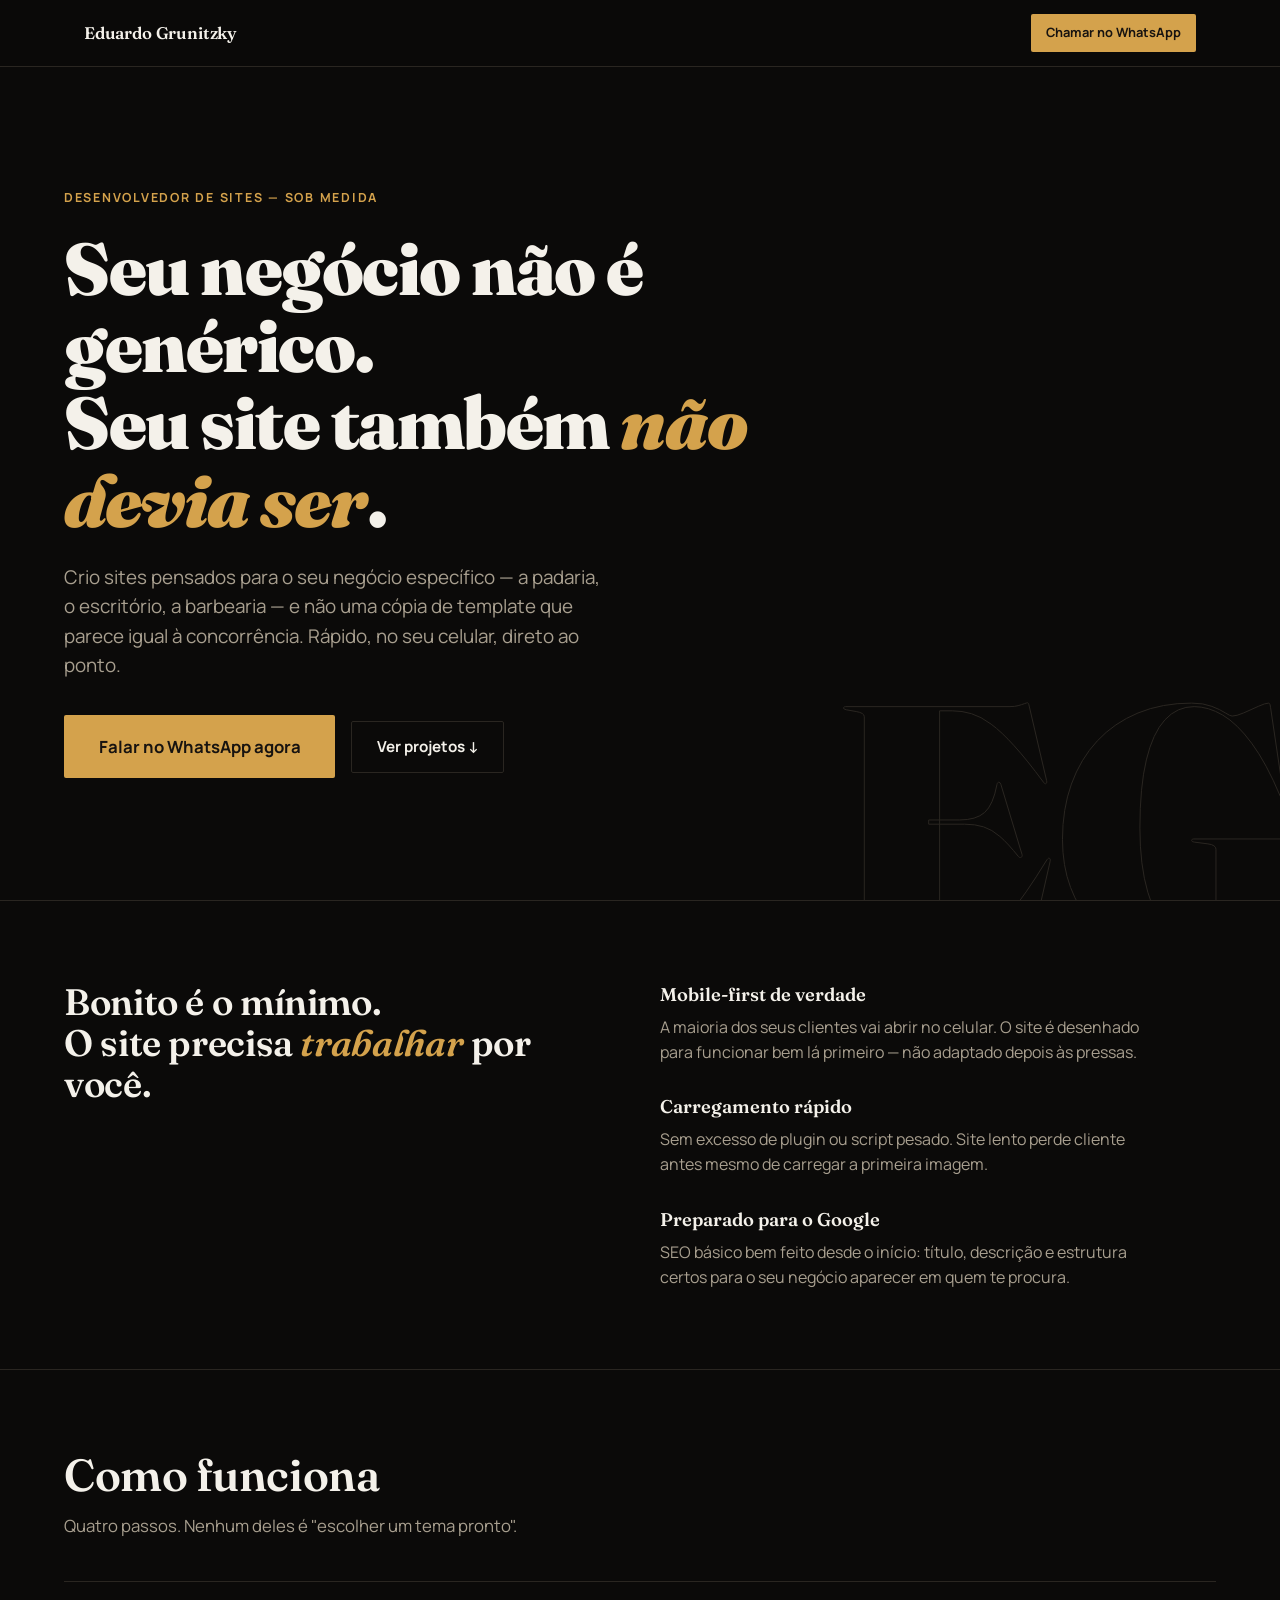
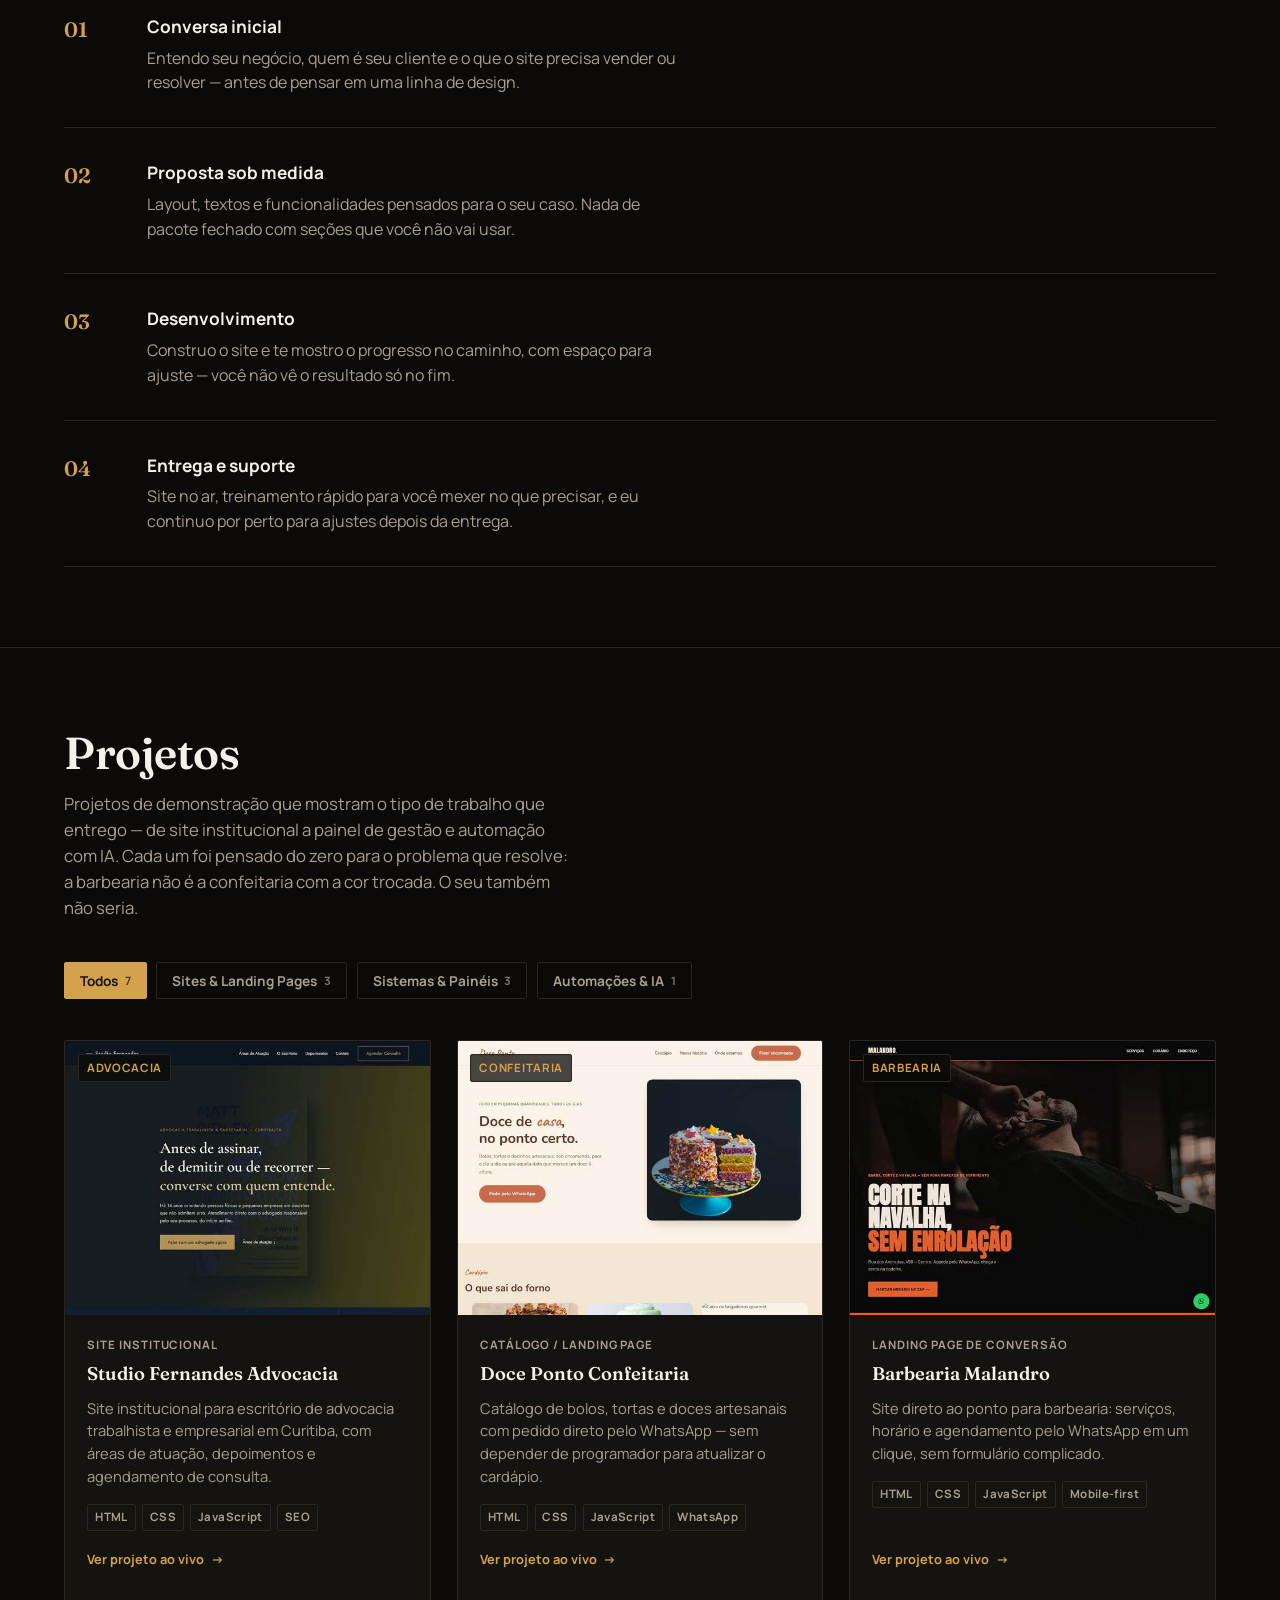
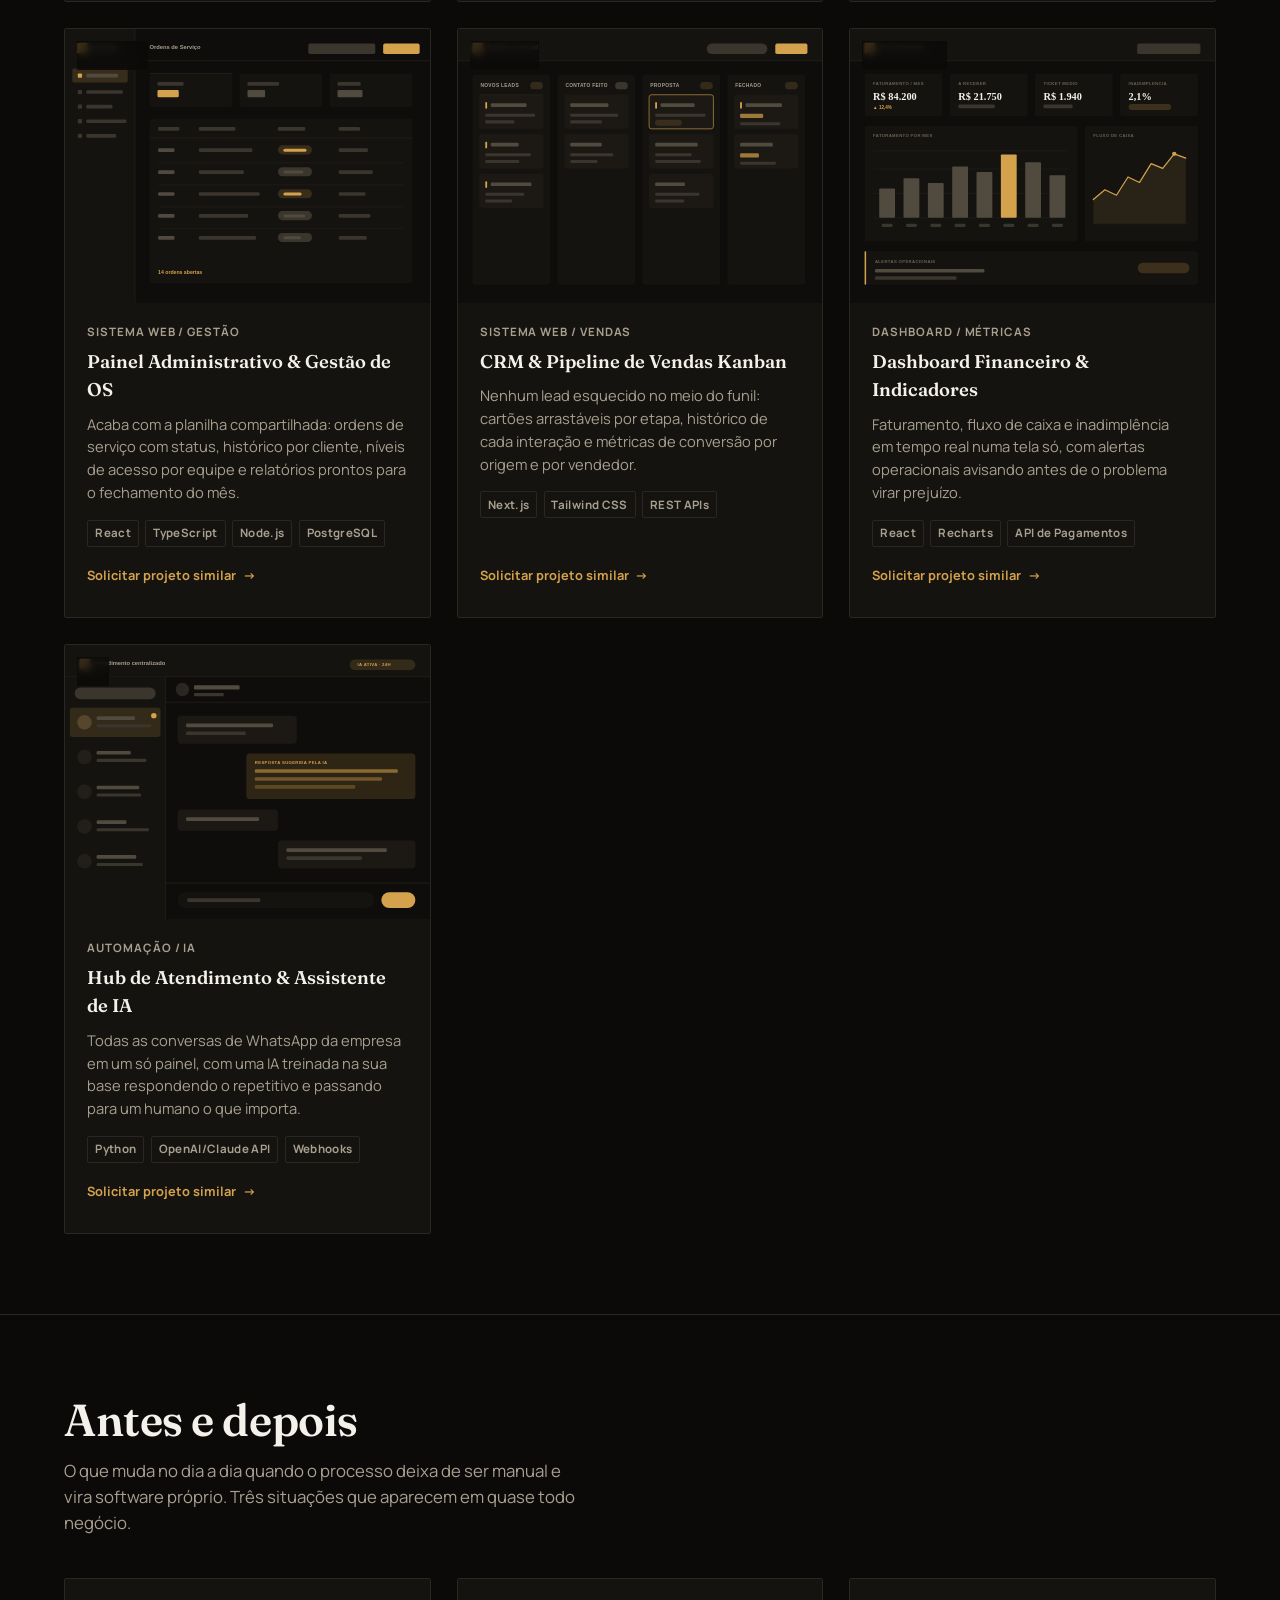
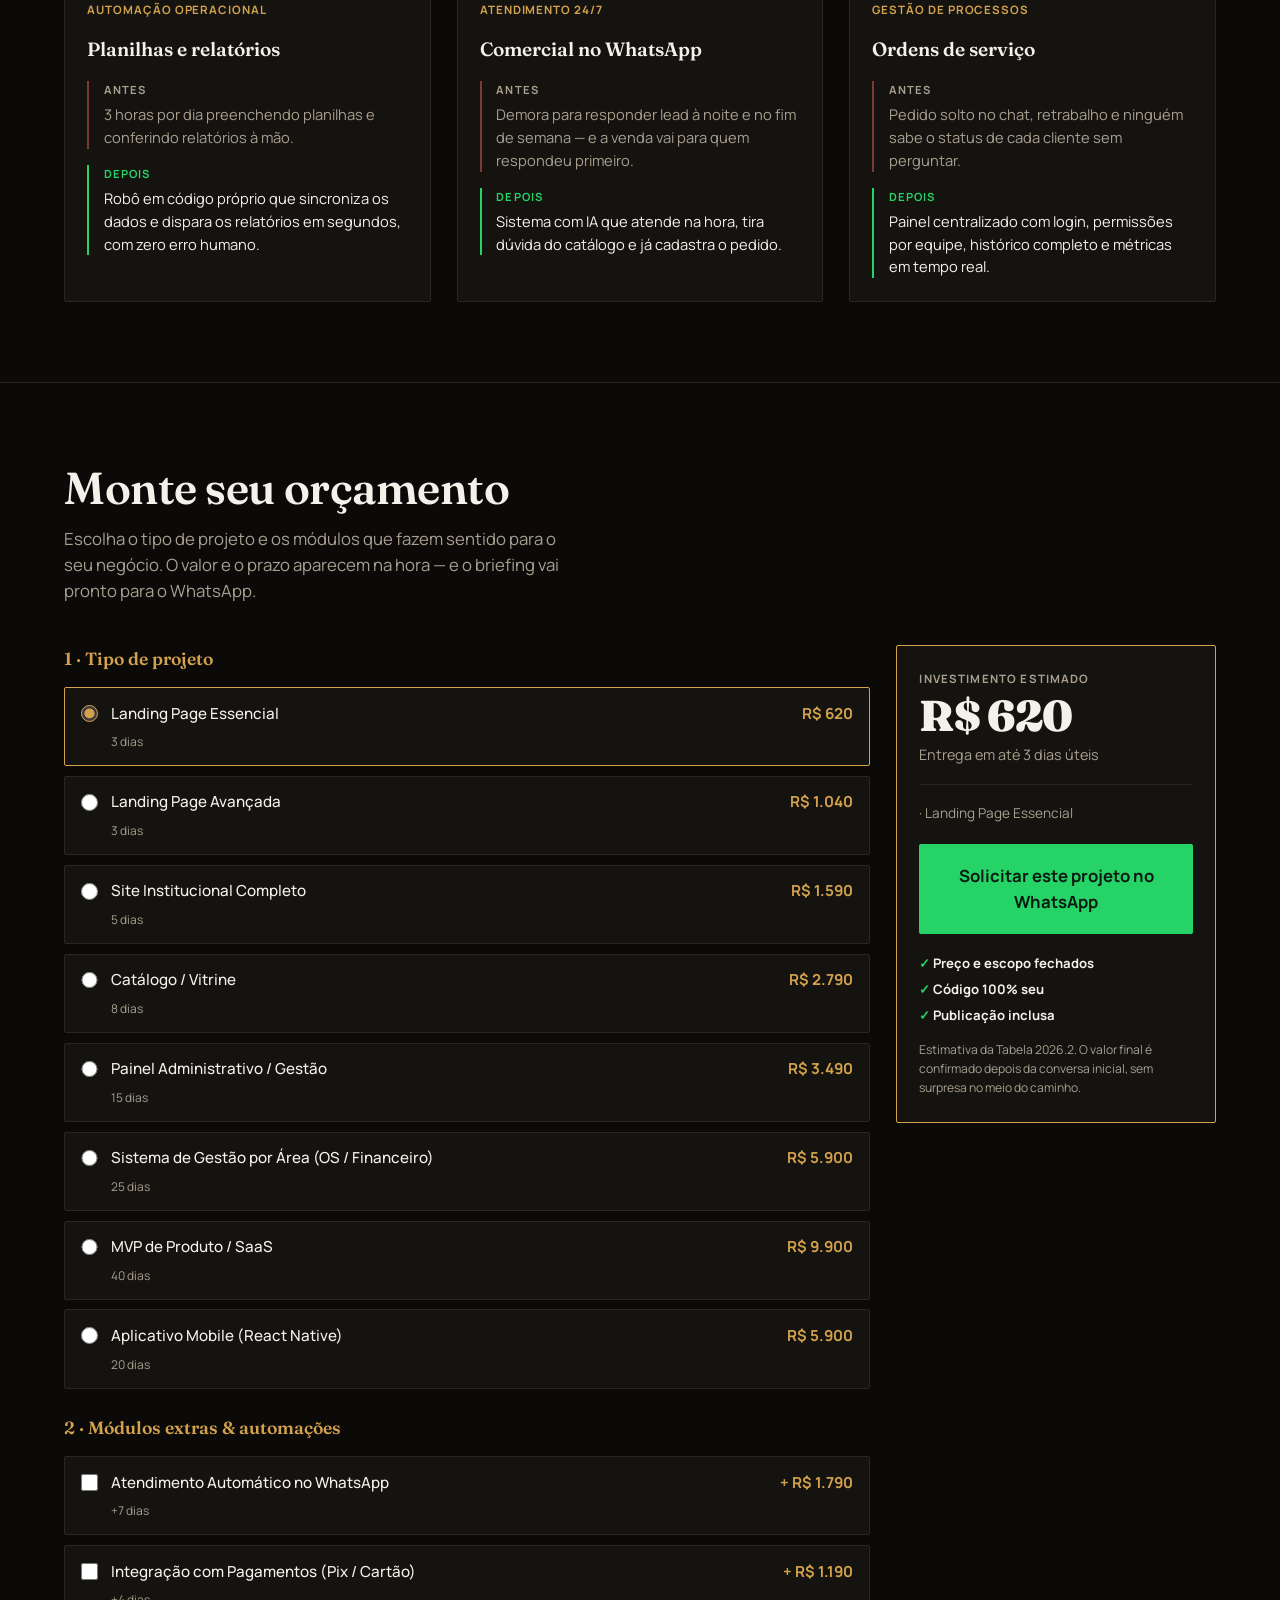
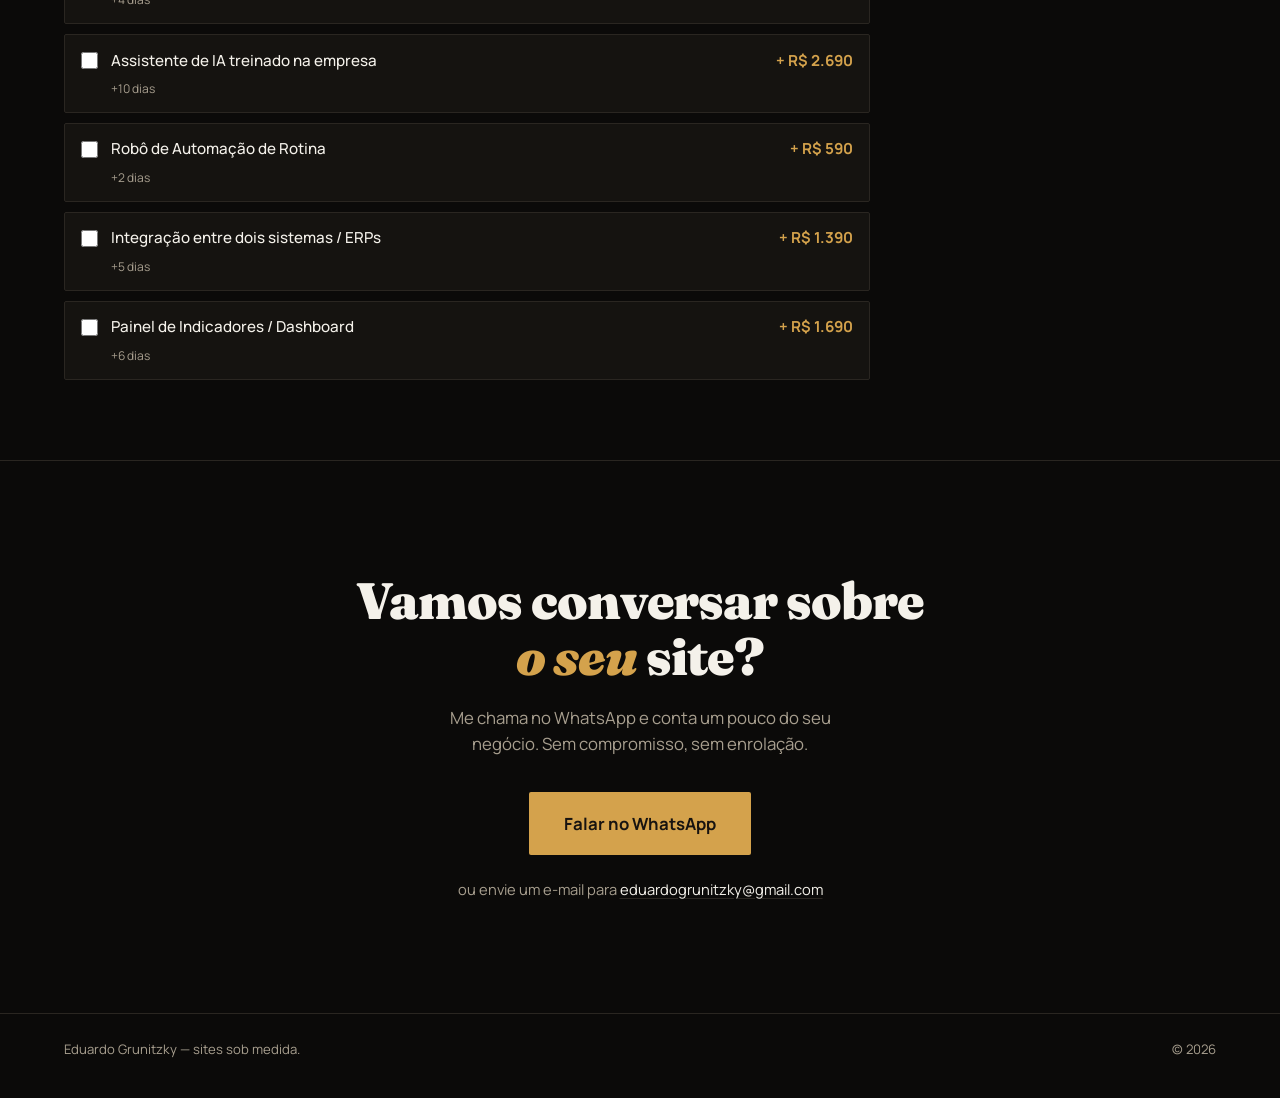
<file: portfolio/index.html>
<!DOCTYPE html>
<html lang="pt-BR">
<head>
  <meta charset="UTF-8" />
  <meta name="viewport" content="width=device-width, initial-scale=1" />
  <title>Eduardo Grunitzky — Sites, sistemas e automações sob medida</title>
  <meta name="description" content="Sites, sistemas web, painéis de gestão e automações com IA sob medida para empresários, MEIs e comerciantes. Nada de template pronto: cada projeto é pensado para o negócio específico do cliente." />

  <link rel="preconnect" href="https://fonts.googleapis.com" />
  <link rel="preconnect" href="https://fonts.gstatic.com" crossorigin />
  <link href="https://fonts.googleapis.com/css2?family=Fraunces:opsz,wght@9..144,400;9..144,600;9..144,900&family=Manrope:wght@400;500;700&display=swap" rel="stylesheet" />

  <link rel="stylesheet" href="css/styles.css" />
</head>
<body>

  <header class="header" id="topo">
    <div class="header__inner">
      <a href="#topo" class="header__nome">Eduardo Grunitzky</a>
      <a href="#" class="btn btn--small btn--accent" data-whatsapp-link>Chamar no WhatsApp</a>
    </div>
  </header>

  <main>

    <!-- ============ HERO ============ -->
    <section class="hero">
      <div class="hero__inner">
        <p class="hero__tag">Desenvolvedor de sites &mdash; sob medida</p>
        <h1 class="hero__titulo">
          Seu negócio não é genérico.<br />
          Seu site também <em>não devia ser</em>.
        </h1>
        <p class="hero__sub">
          Crio sites pensados para o seu negócio específico — a padaria, o escritório,
          a barbearia — e não uma cópia de template que parece igual à concorrência.
          Rápido, no seu celular, direto ao ponto.
        </p>
        <div class="hero__cta">
          <a href="#" class="btn btn--accent btn--grande" data-whatsapp-link>
            Falar no WhatsApp agora
          </a>
          <a href="#portfolio" class="btn btn--fantasma">Ver projetos ↓</a>
        </div>
      </div>
      <div class="hero__marca" aria-hidden="true">EG</div>
    </section>

    <!-- ============ CREDIBILIDADE ============ -->
    <section class="credibilidade">
      <div class="credibilidade__coluna">
        <h2 class="secao__titulo secao__titulo--media">
          Bonito é o mínimo.<br />O site precisa <em>trabalhar</em> por você.
        </h2>
      </div>
      <div class="credibilidade__lista">
        <div class="credibilidade__item" data-reveal>
          <strong>Mobile-first de verdade</strong>
          <p>A maioria dos seus clientes vai abrir no celular. O site é desenhado
             para funcionar bem lá primeiro — não adaptado depois às pressas.</p>
        </div>
        <div class="credibilidade__item" data-reveal>
          <strong>Carregamento rápido</strong>
          <p>Sem excesso de plugin ou script pesado. Site lento perde cliente
             antes mesmo de carregar a primeira imagem.</p>
        </div>
        <div class="credibilidade__item" data-reveal>
          <strong>Preparado para o Google</strong>
          <p>SEO básico bem feito desde o início: título, descrição e estrutura
             certos para o seu negócio aparecer em quem te procura.</p>
        </div>
      </div>
    </section>

    <!-- ============ COMO FUNCIONA ============ -->
    <section class="processo" id="processo">
      <h2 class="secao__titulo">Como funciona</h2>
      <p class="secao__intro">Quatro passos. Nenhum deles é "escolher um tema pronto".</p>

      <ol class="processo__lista">
        <li class="processo__item" data-reveal>
          <span class="processo__numero">01</span>
          <div>
            <strong>Conversa inicial</strong>
            <p>Entendo seu negócio, quem é seu cliente e o que o site precisa
               vender ou resolver — antes de pensar em uma linha de design.</p>
          </div>
        </li>
        <li class="processo__item" data-reveal>
          <span class="processo__numero">02</span>
          <div>
            <strong>Proposta sob medida</strong>
            <p>Layout, textos e funcionalidades pensados para o seu caso.
               Nada de pacote fechado com seções que você não vai usar.</p>
          </div>
        </li>
        <li class="processo__item" data-reveal>
          <span class="processo__numero">03</span>
          <div>
            <strong>Desenvolvimento</strong>
            <p>Construo o site e te mostro o progresso no caminho, com espaço
               para ajuste — você não vê o resultado só no fim.</p>
          </div>
        </li>
        <li class="processo__item" data-reveal>
          <span class="processo__numero">04</span>
          <div>
            <strong>Entrega e suporte</strong>
            <p>Site no ar, treinamento rápido para você mexer no que precisar,
               e eu continuo por perto para ajustes depois da entrega.</p>
          </div>
        </li>
      </ol>
    </section>

    <!-- ============ PORTFÓLIO ============ -->
    <section class="portfolio" id="portfolio">
      <h2 class="secao__titulo">Projetos</h2>
      <p class="secao__intro">
        Projetos de demonstração que mostram o tipo de trabalho que entrego — de
        site institucional a painel de gestão e automação com IA. Cada um foi
        pensado do zero para o problema que resolve: a barbearia não é a
        confeitaria com a cor trocada. O seu também não seria.
      </p>

      <div class="portfolio__filtros" id="portfolio-filtros" role="tablist"
           aria-label="Filtrar projetos por categoria">
        <!-- Abas inseridas via JS a partir de CATEGORIAS (data/projetos.js) -->
      </div>

      <div class="portfolio__grid" id="portfolio-grid">
        <!-- Cards inseridos via JS a partir de data/projetos.js -->
      </div>
    </section>

    <!-- ============ ANTES vs. DEPOIS ============ -->
    <section class="casos" id="casos">
      <h2 class="secao__titulo">Antes e depois</h2>
      <p class="secao__intro">
        O que muda no dia a dia quando o processo deixa de ser manual e vira
        software próprio. Três situações que aparecem em quase todo negócio.
      </p>

      <div class="casos__grid">
        <article class="caso" data-reveal>
          <p class="caso__tipo">Automação operacional</p>
          <h3 class="caso__nome">Planilhas e relatórios</h3>
          <div class="caso__lado caso__lado--antes">
            <span class="caso__rotulo">Antes</span>
            <p>3 horas por dia preenchendo planilhas e conferindo relatórios à mão.</p>
          </div>
          <div class="caso__lado caso__lado--depois">
            <span class="caso__rotulo">Depois</span>
            <p>Robô em código próprio que sincroniza os dados e dispara os
               relatórios em segundos, com zero erro humano.</p>
          </div>
        </article>

        <article class="caso" data-reveal>
          <p class="caso__tipo">Atendimento 24/7</p>
          <h3 class="caso__nome">Comercial no WhatsApp</h3>
          <div class="caso__lado caso__lado--antes">
            <span class="caso__rotulo">Antes</span>
            <p>Demora para responder lead à noite e no fim de semana — e a venda
               vai para quem respondeu primeiro.</p>
          </div>
          <div class="caso__lado caso__lado--depois">
            <span class="caso__rotulo">Depois</span>
            <p>Sistema com IA que atende na hora, tira dúvida do catálogo e já
               cadastra o pedido.</p>
          </div>
        </article>

        <article class="caso" data-reveal>
          <p class="caso__tipo">Gestão de processos</p>
          <h3 class="caso__nome">Ordens de serviço</h3>
          <div class="caso__lado caso__lado--antes">
            <span class="caso__rotulo">Antes</span>
            <p>Pedido solto no chat, retrabalho e ninguém sabe o status de cada
               cliente sem perguntar.</p>
          </div>
          <div class="caso__lado caso__lado--depois">
            <span class="caso__rotulo">Depois</span>
            <p>Painel centralizado com login, permissões por equipe, histórico
               completo e métricas em tempo real.</p>
          </div>
        </article>
      </div>
    </section>

    <!-- ============ CALCULADORA ============ -->
    <section class="calc" id="orcamento">
      <h2 class="secao__titulo">Monte seu orçamento</h2>
      <p class="secao__intro">
        Escolha o tipo de projeto e os módulos que fazem sentido para o seu
        negócio. O valor e o prazo aparecem na hora — e o briefing vai pronto
        para o WhatsApp.
      </p>

      <div class="calc__layout">
        <form class="calc__form" id="calculadora">
          <fieldset class="calc__bloco">
            <legend class="calc__legenda">1 · Tipo de projeto</legend>
            <div class="calc__opcoes" id="calc-bases">
              <!-- Inserido via JS a partir de BASES_PROJETO (data/precos.js) -->
            </div>
          </fieldset>

          <fieldset class="calc__bloco">
            <legend class="calc__legenda">2 · Módulos extras &amp; automações</legend>
            <div class="calc__opcoes" id="calc-extras">
              <!-- Inserido via JS a partir de MODULOS_EXTRAS (data/precos.js) -->
            </div>
          </fieldset>
        </form>

        <aside class="calc__resumo">
          <p class="calc__resumo-rotulo">Investimento estimado</p>
          <p class="calc__total" id="calc-total" aria-live="polite">R$ 620</p>
          <p class="calc__prazo" id="calc-prazo">Entrega em até 3 dias úteis</p>

          <ul class="calc__itens" id="calc-itens"></ul>

          <a href="#" class="btn btn--zap btn--grande calc__cta" id="calc-cta"
             target="_blank" rel="noopener">
            Solicitar este projeto no WhatsApp
          </a>

          <ul class="calc__garantias">
            <li>Preço e escopo fechados</li>
            <li>Código 100% seu</li>
            <li>Publicação inclusa</li>
          </ul>
          <p class="calc__nota">
            Estimativa da Tabela 2026.2. O valor final é confirmado depois da
            conversa inicial, sem surpresa no meio do caminho.
          </p>
        </aside>
      </div>
    </section>

    <!-- ============ CONTATO ============ -->
    <section class="contato" id="contato">
      <h2 class="contato__titulo">
        Vamos conversar sobre<br /><em>o seu</em> site?
      </h2>
      <p class="contato__sub">
        Me chama no WhatsApp e conta um pouco do seu negócio.
        Sem compromisso, sem enrolação.
      </p>
      <a href="#" class="btn btn--accent btn--grande" data-whatsapp-link>
        Falar no WhatsApp
      </a>
      <p class="contato__alt">
        ou envie um e-mail para
        <a href="#" data-email-link class="contato__email"></a>
      </p>
    </section>

  </main>

  <footer class="footer">
    <p>Eduardo Grunitzky — sites sob medida.</p>
    <p class="footer__ano"></p>
  </footer>

  <script src="data/projetos.js"></script>
  <script src="data/precos.js"></script>
  <script src="js/script.js"></script>
</body>
</html>
</file>
<file: portfolio/css/styles.css>
/* ========================================================================
   Eduardo Grunitzky — portfólio
   Paleta: preto quente + branco quebrado + dourado (sem gradiente, sem azul/roxo SaaS)
   Tipografia: Fraunces (display, serifada) + Manrope (texto, sans)
   ======================================================================== */

:root {
  --bg: #0b0a09;
  --bg-elevado: #151310;
  --fg: #f4f1ea;
  --fg-muted: #a89f8f;
  --accent: #d4a24c;
  --accent-forte: #e8b768;
  --borda: #2a2621;
  --verde: #25d366;
  --verde-forte: #3ee07c;

  --serif: "Fraunces", Georgia, serif;
  --sans: "Manrope", -apple-system, BlinkMacSystemFont, "Segoe UI", sans-serif;

  --largura-max: 72rem;
  --raio: 2px;

  /* Respiro minimo nas bordas do celular. */
  --gutter: 1.25rem;
  /* Faixa lateral que centraliza o conteudo em ate --largura-max SEM encolher a
     secao: o elemento continua com 100% da largura da tela (fundo e bordas de
     ponta a ponta) e e o padding que cresce em monitor grande. Substitui o
     antigo "max-width + margin: 0 auto", que deixava faixa morta nas laterais. */
  --respiro-lateral: max(var(--gutter), calc((100% - var(--largura-max)) / 2));
  /* Altura do header sticky — descontada do hero para a 1a dobra fechar exata. */
  --h-header: 4.2rem;
}

* {
  box-sizing: border-box;
}

html {
  scroll-behavior: smooth;
}

body {
  margin: 0;
  background: var(--bg);
  color: var(--fg);
  font-family: var(--sans);
  font-size: 16px;
  line-height: 1.55;
  -webkit-font-smoothing: antialiased;
}

img {
  max-width: 100%;
  display: block;
}

a {
  color: inherit;
}

em {
  font-style: italic;
  color: var(--accent);
}

::selection {
  background: var(--accent);
  color: var(--bg);
}

/* ---------------------------------- botões ---------------------------------- */

.btn {
  display: inline-flex;
  align-items: center;
  justify-content: center;
  gap: 0.5em;
  padding: 0.85em 1.6em;
  font-family: var(--sans);
  font-weight: 700;
  font-size: 0.95rem;
  text-decoration: none;
  border-radius: var(--raio);
  border: 1px solid transparent;
  transition: transform 0.18s ease, background-color 0.18s ease, border-color 0.18s ease;
  cursor: pointer;
  white-space: nowrap;
}

.btn--accent {
  background: var(--accent);
  color: #171310;
}

.btn--accent:hover {
  background: var(--accent-forte);
  transform: translateY(-2px);
}

.btn--fantasma {
  border-color: var(--borda);
  color: var(--fg);
}

.btn--fantasma:hover {
  border-color: var(--accent);
  color: var(--accent);
}

.btn--grande {
  padding: 1.05em 2em;
  font-size: 1.05rem;
}

.btn--small {
  padding: 0.6em 1.1em;
  font-size: 0.8rem;
}

/* ---------------------------------- header ---------------------------------- */

.header {
  position: sticky;
  top: 0;
  z-index: 50;
  background: rgba(11, 10, 9, 0.85);
  backdrop-filter: blur(10px);
  border-bottom: 1px solid var(--borda);
}

.header__inner {
  max-width: var(--largura-max);
  margin: 0 auto;
  padding: 0.9rem 1.25rem;
  display: flex;
  align-items: center;
  justify-content: space-between;
  gap: 1rem;
}

.header__nome {
  font-family: var(--serif);
  font-weight: 600;
  font-size: 1.05rem;
  text-decoration: none;
  letter-spacing: -0.01em;
}

/* ---------------------------------- hero ---------------------------------- */

.hero {
  position: relative;
  width: 100%;
  /* Fecha a primeira dobra: header + hero = uma tela cheia. 100dvh (e nao
     100vh) porque no celular a barra de endereco entra na conta do vh e o
     conteudo fica escondido atras dela. A linha vh e fallback de navegador
     antigo, que ignora a dvh logo abaixo. */
  min-height: calc(100vh - var(--h-header));
  min-height: calc(100dvh - var(--h-header));
  display: flex;
  flex-direction: column;
  justify-content: center;
  padding: clamp(3rem, 8vw, 5rem) var(--respiro-lateral);
  overflow: hidden;
}

.hero__inner {
  position: relative;
  z-index: 1;
  max-width: 44rem;
}

.hero__tag {
  font-family: var(--sans);
  font-weight: 700;
  font-size: 0.78rem;
  letter-spacing: 0.14em;
  text-transform: uppercase;
  color: var(--accent);
  margin: 0 0 1.4rem;
}

.hero__titulo {
  font-family: var(--serif);
  font-weight: 900;
  font-size: clamp(2.4rem, 7vw, 4.6rem);
  line-height: 1.05;
  letter-spacing: -0.02em;
  margin: 0 0 1.5rem;
}

.hero__sub {
  font-size: clamp(1.02rem, 2vw, 1.18rem);
  color: var(--fg-muted);
  max-width: 34rem;
  margin: 0 0 2.2rem;
}

.hero__cta {
  display: flex;
  flex-wrap: wrap;
  gap: 1rem;
  align-items: center;
}

.hero__marca {
  position: absolute;
  right: -2vw;
  bottom: -8vw;
  font-family: var(--serif);
  font-weight: 900;
  font-size: clamp(9rem, 32vw, 22rem);
  line-height: 1;
  color: transparent;
  -webkit-text-stroke: 1px var(--borda);
  z-index: 0;
  pointer-events: none;
  user-select: none;
}

@media (max-width: 640px) {
  .hero__marca {
    display: none;
  }
}

/* ---------------------------------- seção genérica ---------------------------------- */

.secao__titulo {
  font-family: var(--serif);
  font-weight: 600;
  font-size: clamp(1.9rem, 4.5vw, 2.8rem);
  letter-spacing: -0.01em;
  line-height: 1.12;
  margin: 0 0 0.8rem;
}

.secao__titulo--media {
  font-size: clamp(1.7rem, 4vw, 2.3rem);
  margin: 0;
}

.secao__intro {
  color: var(--fg-muted);
  font-size: 1.05rem;
  max-width: 32rem;
  margin: 0 0 2.6rem;
}

/* ---------------------------------- credibilidade ---------------------------------- */

.credibilidade {
  width: 100%;
  padding: clamp(3rem, 7vw, 5rem) var(--respiro-lateral);
  border-top: 1px solid var(--borda);
  display: grid;
  gap: 2.5rem;
}

.credibilidade__lista {
  display: grid;
  gap: 1.8rem;
}

.credibilidade__item strong {
  display: block;
  font-family: var(--serif);
  font-weight: 600;
  font-size: 1.15rem;
  margin-bottom: 0.35rem;
}

.credibilidade__item p {
  color: var(--fg-muted);
  margin: 0;
  max-width: 30rem;
}

@media (min-width: 860px) {
  .credibilidade {
    grid-template-columns: 1fr 1fr;
    align-items: start;
  }
}

/* ---------------------------------- processo ---------------------------------- */

.processo {
  width: 100%;
  padding: clamp(3rem, 7vw, 5rem) var(--respiro-lateral);
  border-top: 1px solid var(--borda);
}

.processo__lista {
  list-style: none;
  margin: 0;
  padding: 0;
  display: grid;
  gap: 0;
}

.processo__item {
  display: grid;
  grid-template-columns: 3.2rem 1fr;
  gap: 1.2rem;
  padding: 1.6rem 0;
  border-bottom: 1px solid var(--borda);
}

.processo__item:first-child {
  border-top: 1px solid var(--borda);
}

.processo__numero {
  font-family: var(--serif);
  font-weight: 600;
  font-size: 1.3rem;
  color: var(--accent);
}

.processo__item strong {
  display: block;
  font-size: 1.08rem;
  margin-bottom: 0.3rem;
}

.processo__item p {
  color: var(--fg-muted);
  margin: 0;
  max-width: 34rem;
}

@media (min-width: 860px) {
  .processo__item {
    grid-template-columns: 4rem 1fr;
    padding: 2rem 0;
  }
}

/* ---------------------------------- portfólio ---------------------------------- */

.portfolio {
  width: 100%;
  padding: clamp(3rem, 7vw, 5rem) var(--respiro-lateral);
  border-top: 1px solid var(--borda);
}

/* Barra de abas: rola na horizontal no celular em vez de quebrar linha. */
.portfolio__filtros {
  display: flex;
  gap: 0.6rem;
  margin: 0 0 2.2rem;
  overflow-x: auto;
  padding-bottom: 0.4rem;
  scrollbar-width: none;
}

.portfolio__filtros::-webkit-scrollbar {
  display: none;
}

.portfolio__filtros:empty {
  display: none;
}

.filtro {
  flex: 0 0 auto;
  display: inline-flex;
  align-items: center;
  gap: 0.5em;
  padding: 0.6em 1.1em;
  font-family: var(--sans);
  font-size: 0.85rem;
  font-weight: 700;
  color: var(--fg-muted);
  background: transparent;
  border: 1px solid var(--borda);
  border-radius: var(--raio);
  cursor: pointer;
  white-space: nowrap;
  transition: color 0.18s ease, border-color 0.18s ease, background-color 0.18s ease;
}

.filtro:hover {
  color: var(--fg);
  border-color: var(--accent);
}

.filtro.is-ativo {
  background: var(--accent);
  border-color: var(--accent);
  color: #171310;
}

.filtro__contagem {
  font-size: 0.72rem;
  opacity: 0.7;
}

.portfolio__grid {
  display: grid;
  gap: 1.6rem;
  grid-template-columns: 1fr;
  align-items: stretch;
}

@media (min-width: 700px) {
  .portfolio__grid {
    grid-template-columns: repeat(2, 1fr);
  }
}

@media (min-width: 1100px) {
  .portfolio__grid {
    grid-template-columns: repeat(3, 1fr);
  }
}

.card {
  position: relative;
  border: 1px solid var(--borda);
  border-radius: var(--raio);
  overflow: hidden;
  background: var(--bg-elevado);
  text-decoration: none;
  color: inherit;
  display: flex;
  flex-direction: column;
  transition: border-color 0.2s ease, transform 0.2s ease;
}

.card[hidden] {
  display: none;
}

.card:hover {
  border-color: var(--accent);
  transform: translateY(-3px);
}

.card__capa-wrap {
  position: relative;
  aspect-ratio: 4 / 3;
  overflow: hidden;
  background: var(--bg-elevado);
}

.card__capa {
  width: 100%;
  height: 100%;
  object-fit: cover;
  transition: transform 0.4s ease;
}

.card:hover .card__capa {
  transform: scale(1.05);
}

.card__segmento {
  position: absolute;
  top: 0.8rem;
  left: 0.8rem;
  background: rgba(11, 10, 9, 0.75);
  backdrop-filter: blur(4px);
  border: 1px solid var(--borda);
  color: var(--accent);
  font-size: 0.72rem;
  font-weight: 700;
  letter-spacing: 0.06em;
  text-transform: uppercase;
  padding: 0.35em 0.7em;
  border-radius: var(--raio);
}

.card__corpo {
  padding: 1.3rem 1.4rem 1.5rem;
  display: flex;
  flex-direction: column;
  flex: 1;
}

.card__tipo {
  font-size: 0.72rem;
  font-weight: 700;
  letter-spacing: 0.08em;
  text-transform: uppercase;
  color: var(--fg-muted);
  margin: 0 0 0.4rem;
}

.card__nome {
  font-family: var(--serif);
  font-weight: 600;
  font-size: 1.15rem;
  margin: 0 0 0.5rem;
}

.card__descricao {
  color: var(--fg-muted);
  font-size: 0.92rem;
  margin: 0;
}

.card__tags {
  list-style: none;
  display: flex;
  flex-wrap: wrap;
  gap: 0.4rem;
  padding: 0;
  margin: 1rem 0 0;
}

.card__tag {
  font-size: 0.72rem;
  font-weight: 700;
  letter-spacing: 0.03em;
  color: var(--fg-muted);
  border: 1px solid var(--borda);
  border-radius: var(--raio);
  padding: 0.3em 0.6em;
}

/* margin-top:auto encosta o CTA no rodape do card, alinhando os botoes
   de cards de alturas diferentes na mesma linha do grid. */
.card__acao {
  align-self: flex-start;
  margin-top: auto;
  padding-top: 1.2rem;
  border: 0;
  padding-left: 0;
  padding-right: 0;
  color: var(--accent);
}

.card__acao:hover {
  color: var(--accent-forte);
}

/* ---------------------------------- antes vs. depois ---------------------------------- */

.casos {
  width: 100%;
  padding: clamp(3rem, 7vw, 5rem) var(--respiro-lateral);
  border-top: 1px solid var(--borda);
}

.casos__grid {
  display: grid;
  gap: 1.6rem;
  grid-template-columns: 1fr;
}

@media (min-width: 860px) {
  .casos__grid {
    grid-template-columns: repeat(3, 1fr);
  }
}

.caso {
  border: 1px solid var(--borda);
  border-radius: var(--raio);
  background: var(--bg-elevado);
  padding: 1.4rem;
  display: flex;
  flex-direction: column;
  gap: 1rem;
  transition: border-color 0.2s ease, transform 0.2s ease;
}

.caso:hover {
  border-color: var(--accent);
  transform: translateY(-3px);
}

.caso__tipo {
  font-size: 0.72rem;
  font-weight: 700;
  letter-spacing: 0.08em;
  text-transform: uppercase;
  color: var(--accent);
  margin: 0;
}

.caso__nome {
  font-family: var(--serif);
  font-weight: 600;
  font-size: 1.2rem;
  margin: 0;
}

/* A faixa lateral e a unica cor: vermelho apagado no antes, verde no depois. */
.caso__lado {
  border-left: 2px solid var(--borda);
  padding-left: 0.9rem;
}

.caso__lado--antes {
  border-left-color: #7a3b32;
}

.caso__lado--depois {
  border-left-color: var(--verde);
}

.caso__rotulo {
  display: block;
  font-size: 0.7rem;
  font-weight: 700;
  letter-spacing: 0.1em;
  text-transform: uppercase;
  color: var(--fg-muted);
  margin-bottom: 0.3rem;
}

.caso__lado--depois .caso__rotulo {
  color: var(--verde);
}

.caso__lado p {
  margin: 0;
  font-size: 0.92rem;
  color: var(--fg-muted);
}

.caso__lado--depois p {
  color: var(--fg);
}

/* ---------------------------------- calculadora ---------------------------------- */

.calc {
  width: 100%;
  padding: clamp(3rem, 7vw, 5rem) var(--respiro-lateral);
  border-top: 1px solid var(--borda);
}

.calc__layout {
  display: grid;
  gap: 1.6rem;
  align-items: start;
}

@media (min-width: 960px) {
  .calc__layout {
    grid-template-columns: 1fr 20rem;
  }
  /* Resumo acompanha a rolagem so no desktop: no celular ele fica no fim,
     depois das opcoes, que e a ordem natural de leitura. */
  .calc__resumo {
    position: sticky;
    top: calc(var(--h-header) + 1rem);
  }
}

.calc__form {
  display: grid;
  gap: 1.6rem;
  margin: 0;
}

.calc__bloco {
  border: 0;
  padding: 0;
  margin: 0;
}

.calc__legenda {
  font-family: var(--serif);
  font-weight: 600;
  font-size: 1.1rem;
  padding: 0;
  margin-bottom: 0.9rem;
  color: var(--accent);
}

.calc__opcoes {
  display: grid;
  gap: 0.6rem;
}

.opcao {
  display: grid;
  grid-template-columns: auto 1fr auto;
  align-items: center;
  gap: 0.5rem 0.8rem;
  padding: 0.85rem 1rem;
  border: 1px solid var(--borda);
  border-radius: var(--raio);
  background: var(--bg-elevado);
  cursor: pointer;
  transition: border-color 0.18s ease;
}

.opcao:hover {
  border-color: var(--accent);
}

/* :has() marca o card inteiro quando o input dentro dele esta marcado — evita
   ter que espelhar o estado em classe no JS a cada clique. */
.opcao:has(input:checked) {
  border-color: var(--accent);
}

.opcao:has(input:focus-visible) {
  outline: 2px solid var(--accent);
  outline-offset: 2px;
}

.opcao input {
  accent-color: var(--accent);
  width: 1.05rem;
  height: 1.05rem;
  margin: 0;
}

.opcao__nome {
  font-size: 0.95rem;
  font-weight: 500;
}

.opcao__preco {
  font-weight: 700;
  font-size: 0.95rem;
  color: var(--accent);
  white-space: nowrap;
}

.opcao__prazo {
  grid-column: 2 / -1;
  font-size: 0.75rem;
  color: var(--fg-muted);
}

.calc__resumo {
  border: 1px solid var(--accent);
  border-radius: var(--raio);
  background: var(--bg-elevado);
  padding: 1.5rem 1.4rem;
}

.calc__resumo-rotulo {
  font-size: 0.72rem;
  font-weight: 700;
  letter-spacing: 0.1em;
  text-transform: uppercase;
  color: var(--fg-muted);
  margin: 0 0 0.4rem;
}

.calc__total {
  font-family: var(--serif);
  font-weight: 900;
  font-size: clamp(2.1rem, 5vw, 2.7rem);
  line-height: 1;
  letter-spacing: -0.02em;
  margin: 0 0 0.4rem;
}

.calc__prazo {
  color: var(--fg-muted);
  font-size: 0.9rem;
  margin: 0 0 1.1rem;
}

.calc__itens {
  list-style: none;
  margin: 0 0 1.3rem;
  padding: 1.1rem 0 0;
  border-top: 1px solid var(--borda);
  display: grid;
  gap: 0.4rem;
  font-size: 0.85rem;
  color: var(--fg-muted);
}

.calc__itens li::before {
  content: "· ";
  color: var(--accent);
}

.calc__cta {
  width: 100%;
  white-space: normal;
  text-align: center;
}

.btn--zap {
  background: var(--verde);
  color: #0b1a12;
}

.btn--zap:hover {
  background: var(--verde-forte);
  transform: translateY(-2px);
}

.calc__garantias {
  list-style: none;
  margin: 1.2rem 0 0;
  padding: 0;
  display: grid;
  gap: 0.35rem;
  font-size: 0.82rem;
  font-weight: 700;
}

.calc__garantias li::before {
  content: "✓ ";
  color: var(--verde);
}

.calc__nota {
  margin: 1rem 0 0;
  font-size: 0.76rem;
  color: var(--fg-muted);
}

/* ---------------------------------- contato ---------------------------------- */

.contato {
  width: 100%;
  padding: clamp(4rem, 10vw, 7rem) var(--respiro-lateral);
  border-top: 1px solid var(--borda);
  text-align: center;
}

.contato__titulo {
  font-family: var(--serif);
  font-weight: 900;
  font-size: clamp(2rem, 6vw, 3.2rem);
  line-height: 1.1;
  letter-spacing: -0.02em;
  margin: 0 0 1.2rem;
}

.contato__sub {
  color: var(--fg-muted);
  font-size: 1.05rem;
  max-width: 28rem;
  margin: 0 auto 2.2rem;
}

.contato__alt {
  margin: 1.4rem 0 0;
  color: var(--fg-muted);
  font-size: 0.92rem;
}

.contato__email {
  color: var(--fg);
  text-decoration: underline;
  text-decoration-color: var(--borda);
  text-underline-offset: 3px;
  transition: text-decoration-color 0.18s ease, color 0.18s ease;
}

.contato__email:hover {
  color: var(--accent);
  text-decoration-color: var(--accent);
}

/* ---------------------------------- footer ---------------------------------- */

.footer {
  width: 100%;
  padding: 1.6rem var(--respiro-lateral) 2.4rem;
  display: flex;
  justify-content: space-between;
  color: var(--fg-muted);
  font-size: 0.82rem;
  border-top: 1px solid var(--borda);
}

.footer p {
  margin: 0;
}

/* ---------------------------------- reveal on scroll ---------------------------------- */

[data-reveal] {
  opacity: 0;
  transform: translateY(14px);
  transition: opacity 0.6s ease, transform 0.6s ease;
}

[data-reveal].is-visivel {
  opacity: 1;
  transform: translateY(0);
}

@media (prefers-reduced-motion: reduce) {
  [data-reveal] {
    opacity: 1;
    transform: none;
    transition: none;
  }
  html {
    scroll-behavior: auto;
  }
}

/* Abaixo de 374px o header quebra em duas linhas e fica mais alto. */
@media (max-width: 373px) {
  :root { --h-header: 5.15rem; }
}

/* Tela baixa (notebook antigo, celular deitado): reduz o respiro vertical do
   hero para o conteudo caber na primeira dobra em vez de vazar alguns pixels. */
@media (max-height: 820px) {
  .hero {
    padding-top: clamp(1.5rem, 4vh, 2.5rem);
    padding-bottom: clamp(1.5rem, 4vh, 2.5rem);
  }
}
</file>
